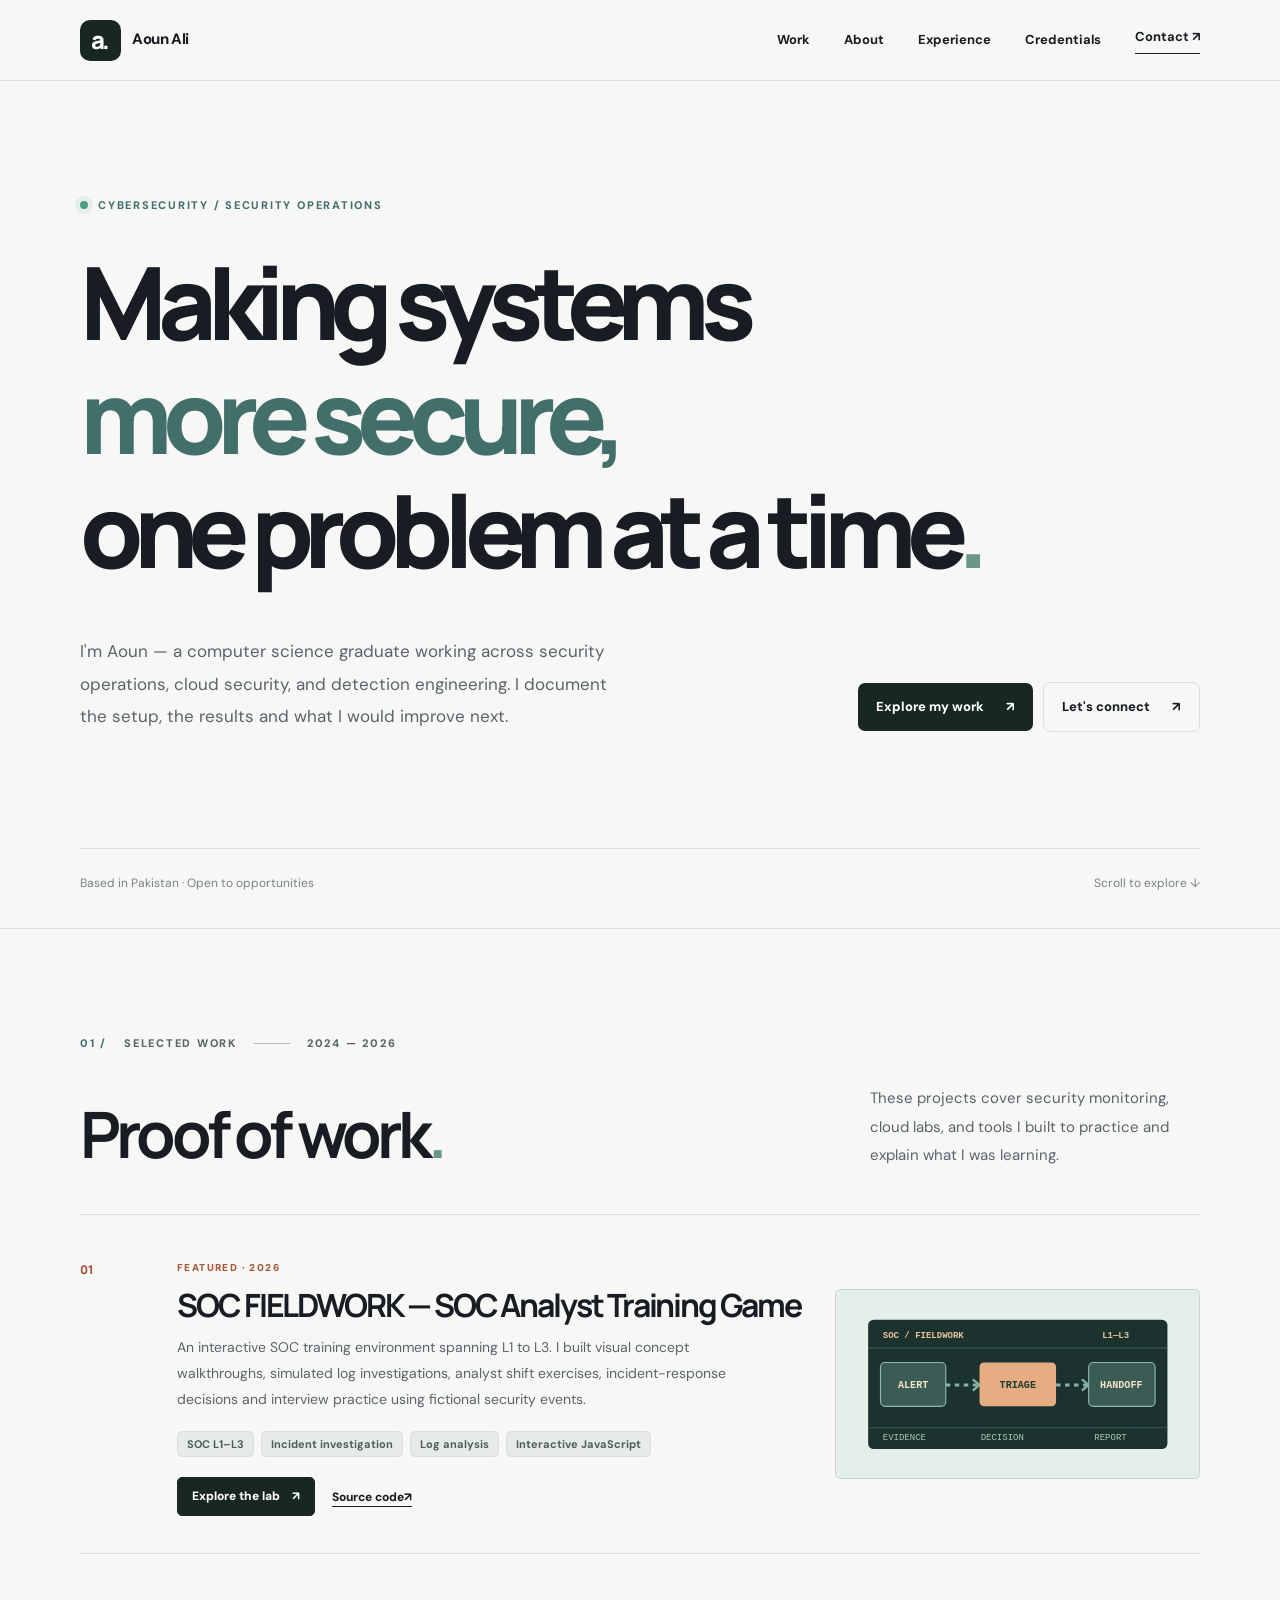
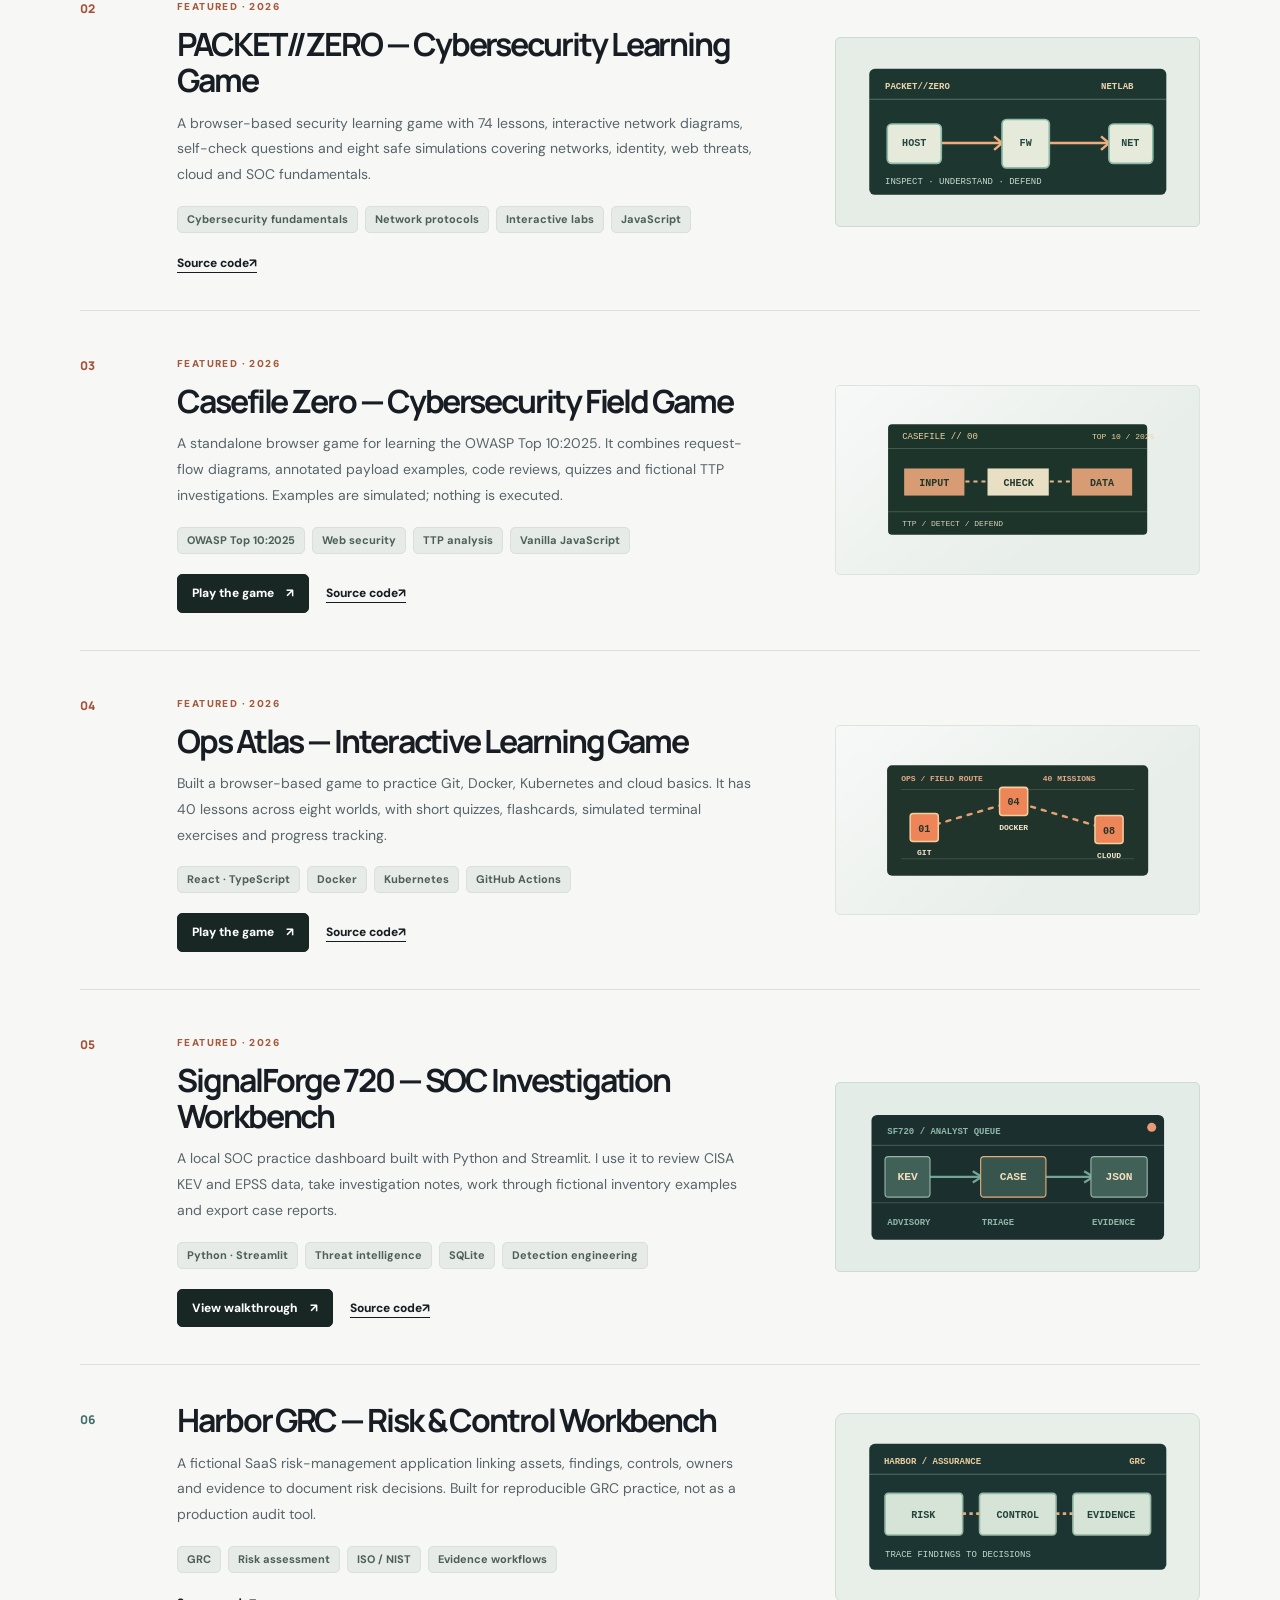
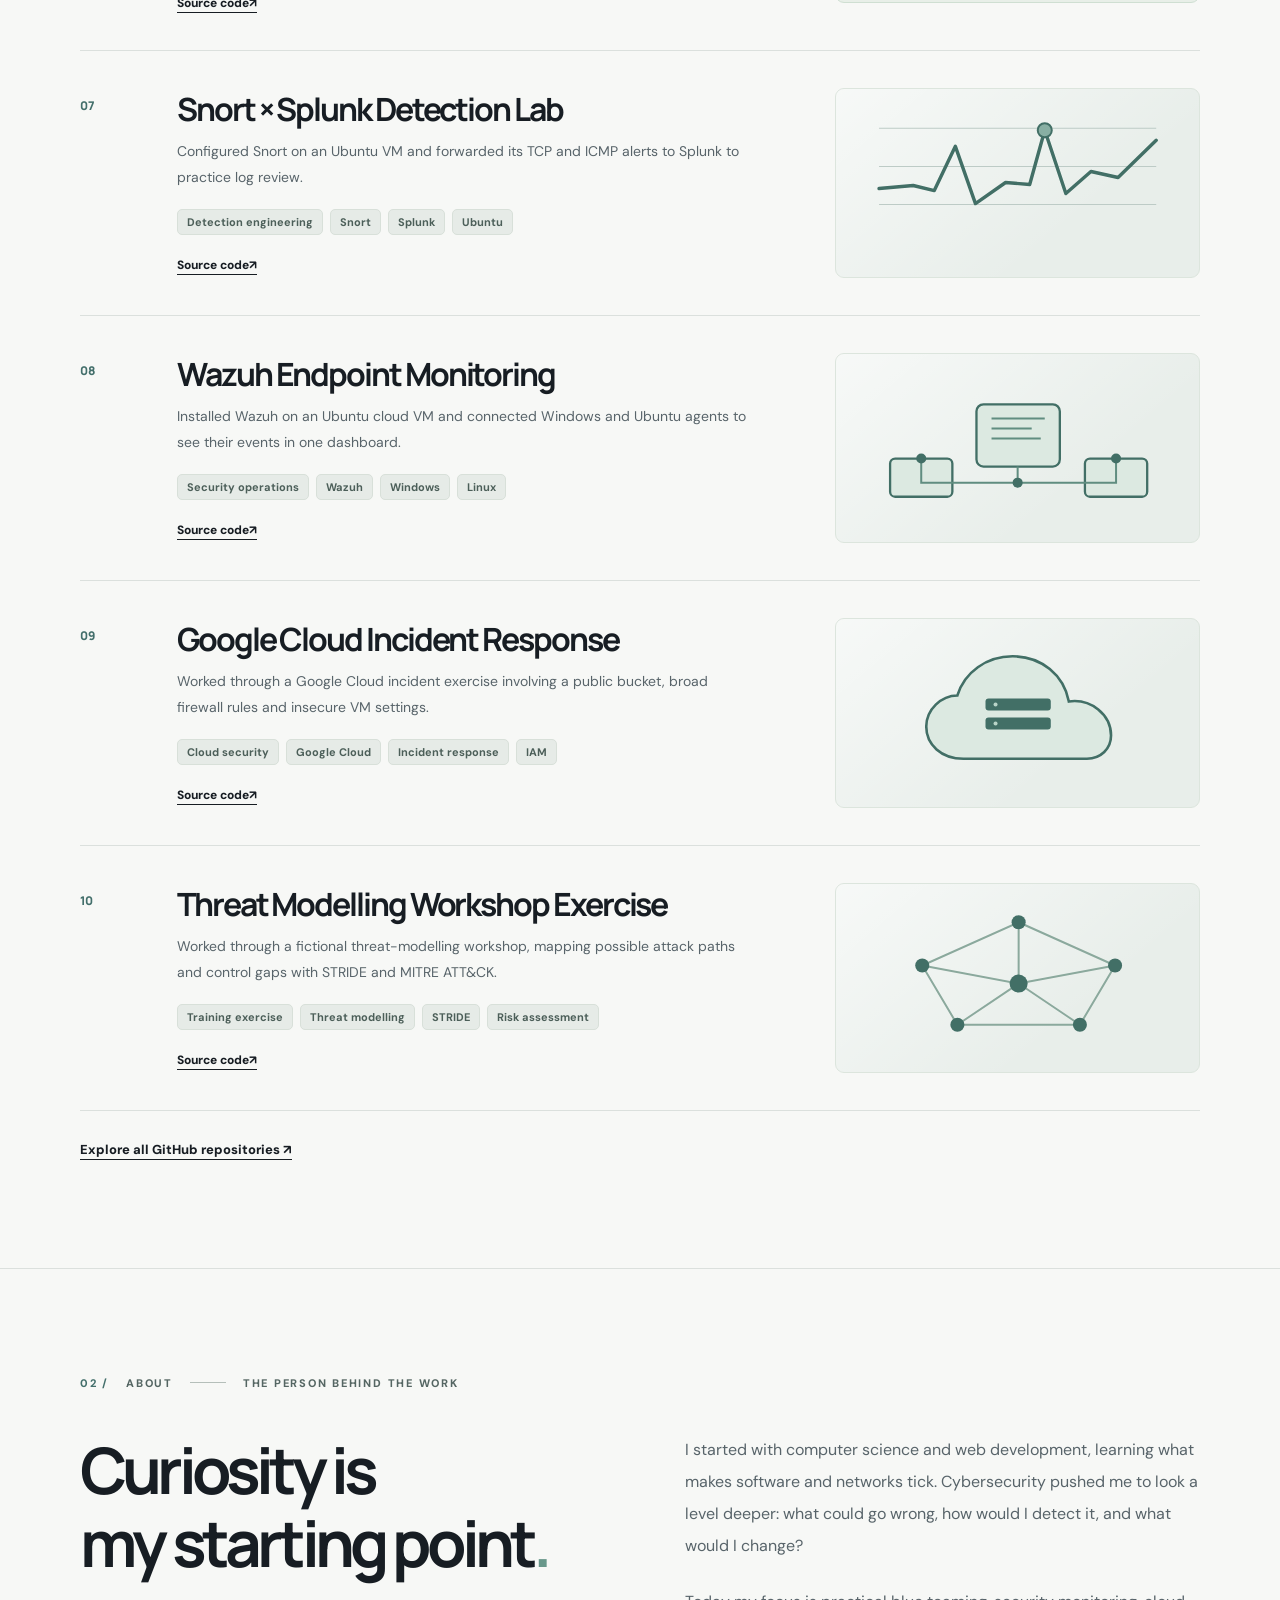
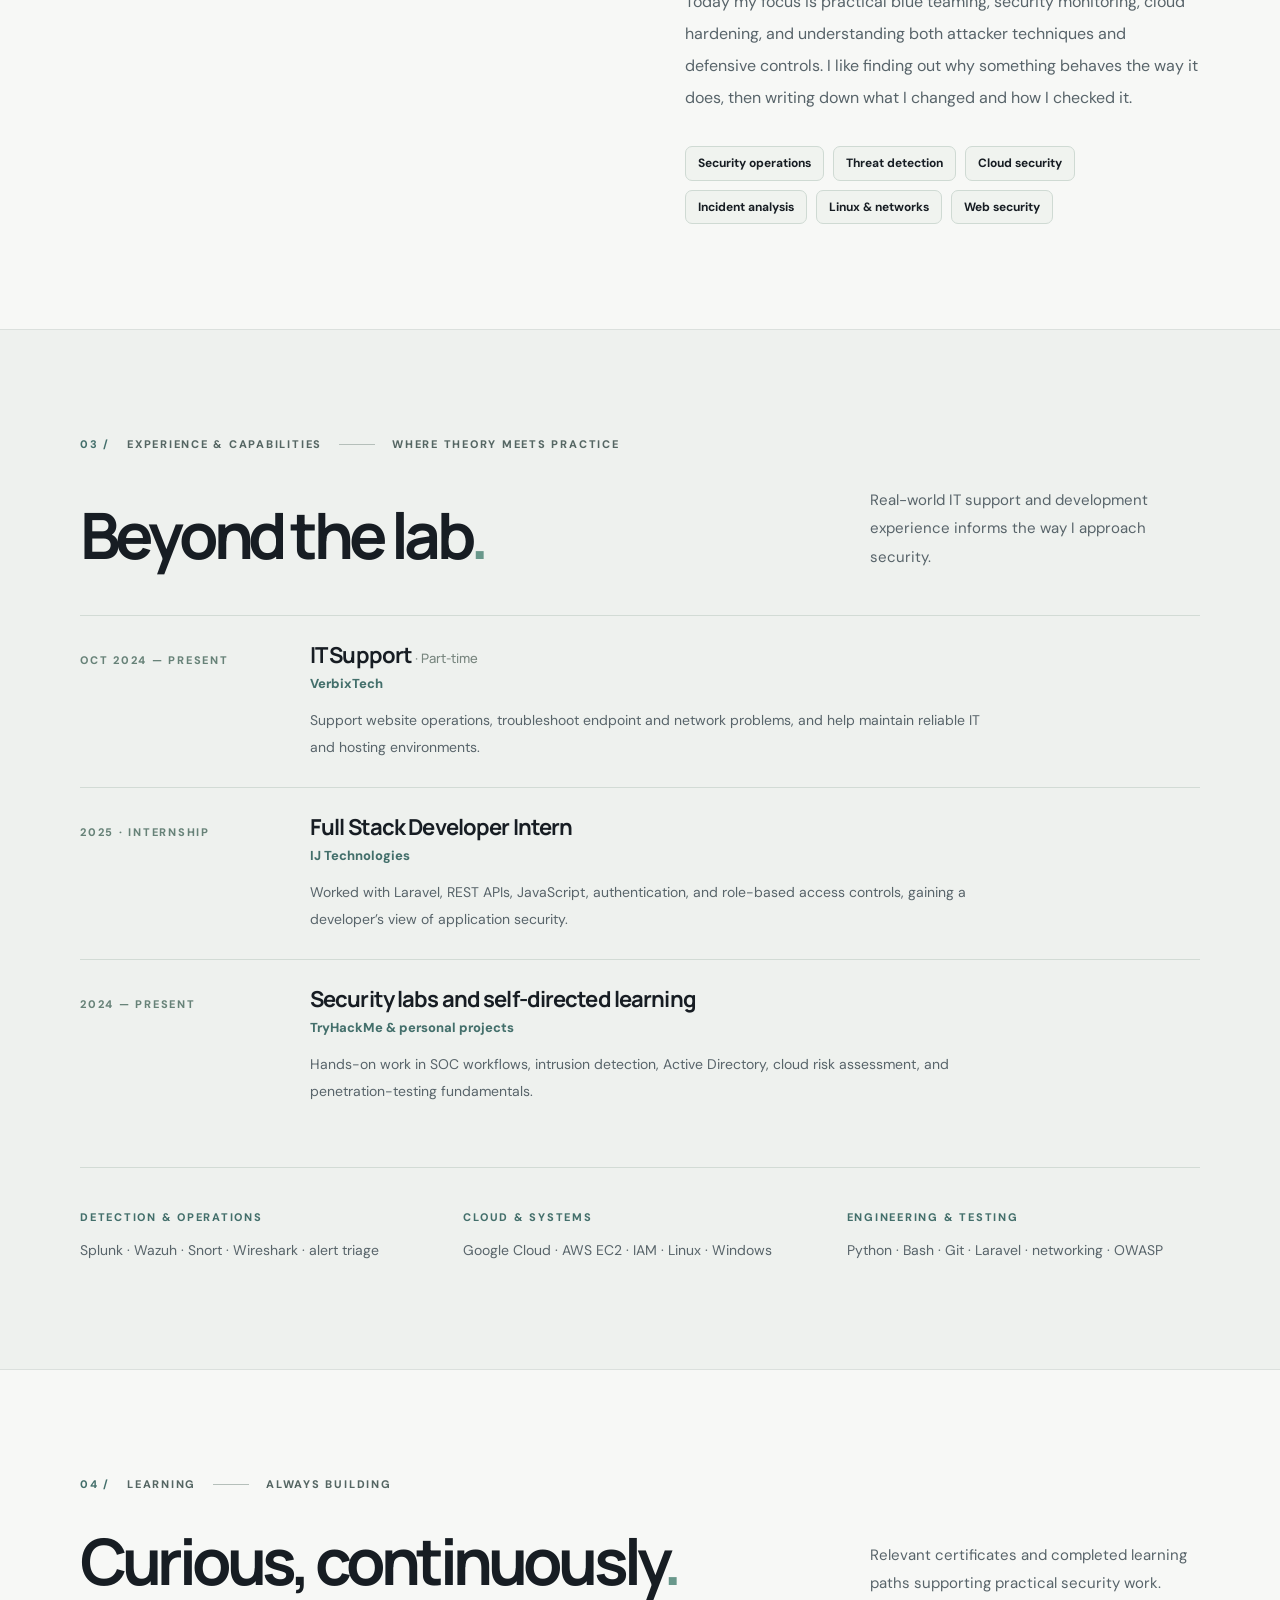
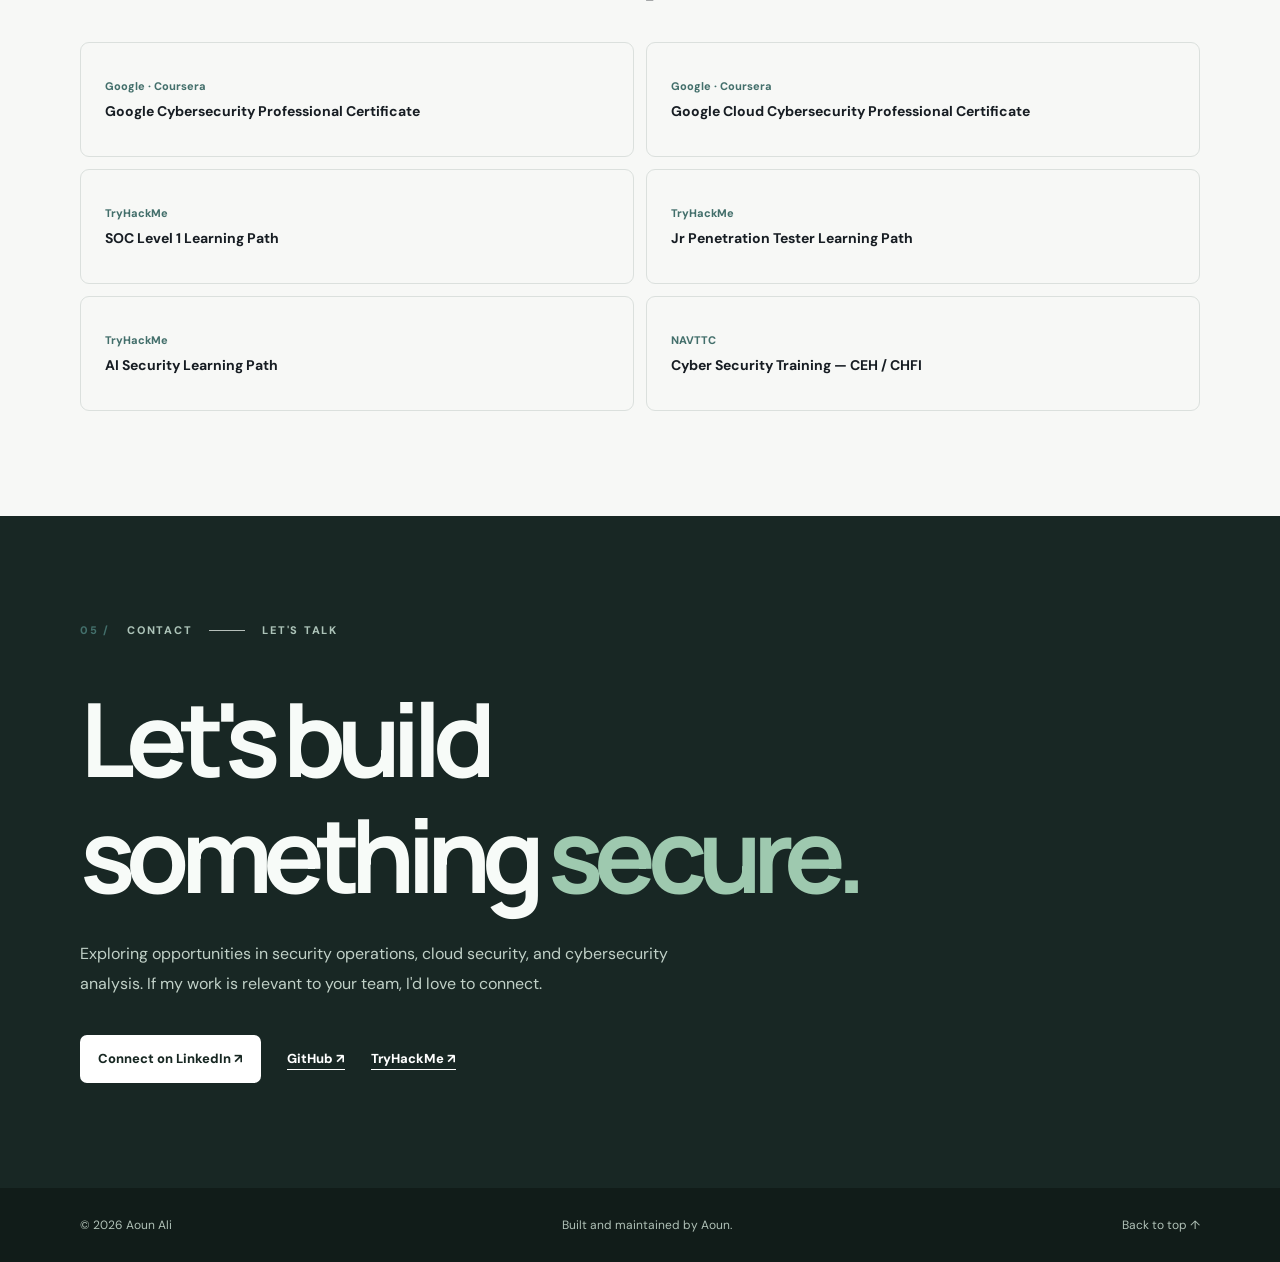
<file: index.html>
<!doctype html>
<html lang="en">
<head>
<meta charset="UTF-8"><meta name="viewport" content="width=device-width,initial-scale=1">
<meta name="theme-color" content="#f7f8f6"><meta name="description" content="Aoun Ali — cybersecurity portfolio with interactive SOC training, security monitoring labs, cloud security projects and engineering work.">
<meta property="og:title" content="Aoun Ali — Cybersecurity & Security Operations"><meta property="og:description" content="Explore SOC FIELDWORK, hands-on security operations projects, cybersecurity learning games and cloud engineering labs."><meta property="og:type" content="website">
<meta property="og:url" content="https://aounali720.github.io/Pain.github.io/">
<title>Aoun Ali — Security engineer in progress</title>
<link rel="icon" href="favicon.svg" type="image/svg+xml">
<link rel="preconnect" href="https://fonts.googleapis.com"><link rel="preconnect" href="https://fonts.gstatic.com" crossorigin>
<link href="https://fonts.googleapis.com/css2?family=DM+Sans:wght@400;500;600;700&family=Manrope:wght@400;500;600;700;800&display=swap" rel="stylesheet">
<link rel="stylesheet" href="styles.css"><script src="main.js?v=20261030-projects" defer></script>
</head>
<body>
<a class="skip" href="#main">Skip to content</a>
<header class="header"><div class="wrap nav-wrap"><a class="wordmark" href="#top" aria-label="Aoun Ali — home"><span class="brand-icon">a.</span><span>Aoun Ali</span></a>
<nav class="nav" id="nav" aria-label="Primary navigation"><a href="#work">Work</a><a href="#about">About</a><a href="#experience">Experience</a><a href="#credentials">Credentials</a><a href="#contact" class="nav-contact">Contact <span aria-hidden="true">↗</span></a></nav>
<button class="menu-button" type="button" aria-controls="nav" aria-expanded="false" aria-label="Open navigation"><span></span><span></span><span></span></button></div></header>
<main id="main">
<section class="hero wrap" id="top"><div class="eyebrow"><span class="status-dot"></span> CYBERSECURITY / SECURITY OPERATIONS</div><h1>Making systems<br><span>more secure,</span><br>one problem at a time<span class="period">.</span></h1>
<div class="hero-bottom"><p>I'm Aoun — a computer science graduate working across security operations, cloud security, and detection engineering. I document the setup, the results and what I would improve next.</p>
<div class="hero-actions"><a class="button dark" href="#work">Explore my work <span aria-hidden="true">↗</span></a><a class="button subtle" href="https://www.linkedin.com/in/mohammad-aoun-abbas/" target="_blank" rel="noopener noreferrer">Let's connect <span aria-hidden="true">↗</span></a></div></div>
<div class="hero-foot"><span>Based in Pakistan · Open to opportunities</span><span>Scroll to explore <span aria-hidden="true">↓</span></span></div></section>
<section class="section work-section" id="work"><div class="wrap"><div class="section-kicker"><span class="section-num">01 /</span> SELECTED WORK <span class="section-rule"></span> <span>2024 — 2026</span></div><div class="section-header"><h2>Proof of work<span class="period">.</span></h2><p>These projects cover security monitoring, cloud labs, and tools I built to practice and explain what I was learning.</p></div><div id="projects" class="projects" aria-label="Featured cybersecurity and engineering projects">
  <article class="project project-featured">
    <span class="project-number">01</span>
    <div class="project-info">
      <span class="featured-label">FEATURED · 2026</span>
      <h3 class="project-title">SOC FIELDWORK — SOC Analyst Training Game</h3>
      <p class="project-description">An interactive SOC training environment spanning L1 to L3. I built visual concept walkthroughs, simulated log investigations, analyst shift exercises, incident-response decisions and interview practice using fictional security events.</p>
      <div class="tag-row"><span class="tag">SOC L1–L3</span><span class="tag">Incident investigation</span><span class="tag">Log analysis</span><span class="tag">Interactive JavaScript</span></div>
      <div class="project-actions">
        <a class="project-demo" href="https://aounali720.github.io/soc-fieldwork/" target="_blank" rel="noopener noreferrer" aria-label="Explore the lab for SOC FIELDWORK — SOC Analyst Training Game">Explore the lab <span aria-hidden="true">↗</span></a>
        <a class="project-open" href="https://github.com/aounali720/soc-fieldwork" target="_blank" rel="noopener noreferrer" aria-label="View GitHub source for SOC FIELDWORK — SOC Analyst Training Game">Source code <span aria-hidden="true">↗</span></a>
      </div>
    </div>
    <div class="project-art project-art--socfieldwork" role="img" aria-label="Technical illustration for SOC FIELDWORK — SOC Analyst Training Game">
      <svg viewBox="0 0 300 145" fill="none" xmlns="http://www.w3.org/2000/svg" aria-hidden="true"><rect x="17" y="15" width="266" height="115" rx="5" fill="#1c322e"/><path d="M17 40H283M17 111H283" stroke="#76998b" stroke-opacity=".36"/><g fill="#e6c49f" font-family="monospace" font-weight="700" font-size="8"><text x="30" y="31">SOC / FIELDWORK</text><text x="225" y="31">L1—L3</text></g><path d="M86 73H116M184 73H213" stroke="#83b4a5" stroke-width="2.5" stroke-dasharray="4 4"/><path d="m110 68 6 5-6 5M207 68l6 5-6 5" stroke="#83b4a5" stroke-width="2" fill="none"/><rect x="28" y="53" width="58" height="39" rx="4" fill="#3a5c54" stroke="#90baaa"/><rect x="116" y="53" width="68" height="39" rx="4" fill="#e6ad83"/><rect x="213" y="53" width="59" height="39" rx="4" fill="#3a5c54" stroke="#90baaa"/><g font-family="monospace" font-weight="700" font-size="9" text-anchor="middle"><text x="57" y="76" fill="#f4e3c9">ALERT</text><text x="150" y="76" fill="#203b32">TRIAGE</text><text x="242" y="76" fill="#f4e3c9">HANDOFF</text></g><g font-family="monospace" font-size="8" fill="#abc6b7"><text x="30" y="122">EVIDENCE</text><text x="117" y="122">DECISION</text><text x="218" y="122">REPORT</text></g></svg>
    </div>
  </article>
  <article class="project project-featured">
    <span class="project-number">02</span>
    <div class="project-info">
      <span class="featured-label">FEATURED · 2026</span>
      <h3 class="project-title">PACKET//ZERO — Cybersecurity Learning Game</h3>
      <p class="project-description">A browser-based security learning game with 74 lessons, interactive network diagrams, self-check questions and eight safe simulations covering networks, identity, web threats, cloud and SOC fundamentals.</p>
      <div class="tag-row"><span class="tag">Cybersecurity fundamentals</span><span class="tag">Network protocols</span><span class="tag">Interactive labs</span><span class="tag">JavaScript</span></div>
      <div class="project-actions">
        
        <a class="project-open" href="https://github.com/aounali720/packet-zero" target="_blank" rel="noopener noreferrer" aria-label="View GitHub source for PACKET//ZERO — Cybersecurity Learning Game">Source code <span aria-hidden="true">↗</span></a>
      </div>
    </div>
    <div class="project-art project-art--packetzero" role="img" aria-label="Technical illustration for PACKET//ZERO — Cybersecurity Learning Game">
      <svg viewBox="0 0 300 145" fill="none" xmlns="http://www.w3.org/2000/svg" aria-hidden="true"><rect x="18" y="16" width="264" height="112" rx="5" fill="#1e3630"/><g font-family="monospace" font-size="8" font-weight="700" fill="#ead5ad"><text x="32" y="34">PACKET//ZERO</text><text x="224" y="34">NETLAB</text></g><path d="M18 43H282" stroke="#91baaa" stroke-opacity=".45"/><g stroke="#efad7e" stroke-width="2.2" fill="none"><path d="M66 82H136M168 82H231"/><path d="m129 76 7 6-7 6M224 76l7 6-7 6"/></g><g fill="#e5eadb" stroke="#8cbaa7" stroke-width="1.5"><rect x="34" y="65" width="48" height="35" rx="4"/><rect x="136" y="61" width="42" height="43" rx="4"/><rect x="231" y="65" width="39" height="35" rx="4"/></g><g font-family="monospace" font-size="9" fill="#25463e" font-weight="700" text-anchor="middle"><text x="58" y="85">HOST</text><text x="157" y="85">FW</text><text x="250" y="85">NET</text></g><text x="32" y="118" font-family="monospace" font-size="8" fill="#c7dbcd">INSPECT · UNDERSTAND · DEFEND</text></svg>
    </div>
  </article>
  <article class="project project-featured">
    <span class="project-number">03</span>
    <div class="project-info">
      <span class="featured-label">FEATURED · 2026</span>
      <h3 class="project-title">Casefile Zero — Cybersecurity Field Game</h3>
      <p class="project-description">A standalone browser game for learning the OWASP Top 10:2025. It combines request-flow diagrams, annotated payload examples, code reviews, quizzes and fictional TTP investigations. Examples are simulated; nothing is executed.</p>
      <div class="tag-row"><span class="tag">OWASP Top 10:2025</span><span class="tag">Web security</span><span class="tag">TTP analysis</span><span class="tag">Vanilla JavaScript</span></div>
      <div class="project-actions">
        <a class="project-demo" href="https://aounali720.github.io/Pain.github.io/casefile-zero/" target="_blank" rel="noopener noreferrer" aria-label="Play the game for Casefile Zero — Cybersecurity Field Game">Play the game <span aria-hidden="true">↗</span></a>
        <a class="project-open" href="https://github.com/aounali720/Pain.github.io/tree/main/casefile-zero" target="_blank" rel="noopener noreferrer" aria-label="View GitHub source for Casefile Zero — Cybersecurity Field Game">Source code <span aria-hidden="true">↗</span></a>
      </div>
    </div>
    <div class="project-art project-art--casefile" role="img" aria-label="Technical illustration for Casefile Zero — Cybersecurity Field Game">
      <svg viewBox="0 0 300 145" fill="none" xmlns="http://www.w3.org/2000/svg" aria-hidden="true"><rect x="21" y="17" width="258" height="110" rx="4" fill="#1d342a"/><path d="M21 41H279M21 104H279" stroke="#94aa93" stroke-opacity=".32"/><g font-family="monospace" fill="#edd2a1"><text x="35" y="32" font-size="9">CASEFILE // 00</text><text x="224" y="32" font-size="8">TOP 10 / 2025</text></g><rect x="37" y="61" width="60" height="27" fill="#d79c73"/><rect x="120" y="61" width="61" height="27" fill="#e9dfc4"/><rect x="204" y="61" width="60" height="27" fill="#d79c73"/><g fill="#23382d" font-family="monospace" font-size="10" text-anchor="middle" font-weight="bold"><text x="67" y="78">INPUT</text><text x="151" y="78">CHECK</text><text x="234" y="78">DATA</text></g><path d="M98 74H119M182 74H203" stroke="#e7b58a" stroke-width="2" stroke-dasharray="4 4"/><g fill="#d5cfb8" font-family="monospace" font-size="8"><text x="35" y="118">TTP / DETECT / DEFEND</text></g></svg>
    </div>
  </article>
  <article class="project project-featured">
    <span class="project-number">04</span>
    <div class="project-info">
      <span class="featured-label">FEATURED · 2026</span>
      <h3 class="project-title">Ops Atlas — Interactive Learning Game</h3>
      <p class="project-description">Built a browser-based game to practice Git, Docker, Kubernetes and cloud basics. It has 40 lessons across eight worlds, with short quizzes, flashcards, simulated terminal exercises and progress tracking.</p>
      <div class="tag-row"><span class="tag">React · TypeScript</span><span class="tag">Docker</span><span class="tag">Kubernetes</span><span class="tag">GitHub Actions</span></div>
      <div class="project-actions">
        <a class="project-demo" href="https://aounali720.github.io/ops-atlas/" target="_blank" rel="noopener noreferrer" aria-label="Play the game for Ops Atlas — Interactive Learning Game">Play the game <span aria-hidden="true">↗</span></a>
        <a class="project-open" href="https://github.com/aounali720/ops-atlas" target="_blank" rel="noopener noreferrer" aria-label="View GitHub source for Ops Atlas — Interactive Learning Game">Source code <span aria-hidden="true">↗</span></a>
      </div>
    </div>
    <div class="project-art project-art--opsatlas" role="img" aria-label="Technical illustration for Ops Atlas — Interactive Learning Game">
      <svg viewBox="0 0 300 145" fill="none" xmlns="http://www.w3.org/2000/svg" aria-hidden="true"><rect x="20" y="18" width="260" height="110" rx="5" fill="#20342b"/><path d="M34 42H266M34 111H266" stroke="#789587" stroke-opacity=".3"/><path d="M58 80 146 54 241 82" fill="none" stroke="#e4a076" stroke-width="2.4" stroke-dasharray="4 7" stroke-linecap="round"/><g fill="#ed8559" stroke="#f3cf9e" stroke-width="1.5"><rect x="43" y="66" width="28" height="28" rx="3"/><rect x="132" y="40" width="28" height="28" rx="3"/><rect x="227" y="68" width="28" height="28" rx="3"/></g><g fill="#20342b" font-family="monospace" font-size="10" font-weight="700" text-anchor="middle"><text x="57" y="84">01</text><text x="146" y="58">04</text><text x="241" y="86">08</text></g><g fill="#f4e7cf" font-family="monospace" font-size="8" font-weight="700" text-anchor="middle"><text x="57" y="107">GIT</text><text x="146" y="82">DOCKER</text><text x="241" y="110">CLOUD</text></g><g fill="#e6aa87" font-family="monospace" font-size="8" font-weight="700"><text x="34" y="34">OPS / FIELD ROUTE</text><text x="175" y="34">40 MISSIONS</text></g></svg>
    </div>
  </article>
  <article class="project project-featured">
    <span class="project-number">05</span>
    <div class="project-info">
      <span class="featured-label">FEATURED · 2026</span>
      <h3 class="project-title">SignalForge 720 — SOC Investigation Workbench</h3>
      <p class="project-description">A local SOC practice dashboard built with Python and Streamlit. I use it to review CISA KEV and EPSS data, take investigation notes, work through fictional inventory examples and export case reports.</p>
      <div class="tag-row"><span class="tag">Python · Streamlit</span><span class="tag">Threat intelligence</span><span class="tag">SQLite</span><span class="tag">Detection engineering</span></div>
      <div class="project-actions">
        <a class="project-demo" href="https://github.com/aounali720/signalforge-720/blob/main/docs/demo-walkthrough.md" target="_blank" rel="noopener noreferrer" aria-label="View walkthrough for SignalForge 720 — SOC Investigation Workbench">View walkthrough <span aria-hidden="true">↗</span></a>
        <a class="project-open" href="https://github.com/aounali720/signalforge-720" target="_blank" rel="noopener noreferrer" aria-label="View GitHub source for SignalForge 720 — SOC Investigation Workbench">Source code <span aria-hidden="true">↗</span></a>
      </div>
    </div>
    <div class="project-art project-art--signalforge" role="img" aria-label="Technical illustration for SignalForge 720 — SOC Investigation Workbench">
      <svg viewBox="0 0 300 145" fill="none" xmlns="http://www.w3.org/2000/svg" aria-hidden="true"><rect x="20" y="17" width="260" height="111" rx="5" fill="#1b302e"/><path d="M20 44H280M20 95H280" stroke="#789a91" stroke-opacity=".35"/><g fill="#8eb5a8" font-family="monospace" font-size="8" font-weight="700"><text x="34" y="34">SF720 / ANALYST QUEUE</text><text x="34" y="115">ADVISORY</text><text x="118" y="115">TRIAGE</text><text x="216" y="115">EVIDENCE</text></g><g stroke="#72a594" stroke-width="2" fill="none"><path d="M49 72H118M146 72H217"/><path d="m110 67 8 5-8 5M209 67l8 5-8 5"/></g><rect x="32" y="54" width="40" height="36" rx="3" fill="#416158" stroke="#95b6a5"/><rect x="117" y="54" width="58" height="36" rx="3" fill="#37554c" stroke="#e6ad7c"/><rect x="215" y="54" width="50" height="36" rx="3" fill="#416158" stroke="#95b6a5"/><g fill="#efdebd" font-family="monospace" font-weight="700" font-size="10" text-anchor="middle"><text x="52" y="75">KEV</text><text x="146" y="75">CASE</text><text x="240" y="75">JSON</text></g><circle cx="269" cy="28" r="4" fill="#e99a72"/></svg>
    </div>
  </article>
  <article class="project ">
    <span class="project-number">06</span>
    <div class="project-info">
      
      <h3 class="project-title">Harbor GRC — Risk &amp; Control Workbench</h3>
      <p class="project-description">A fictional SaaS risk-management application linking assets, findings, controls, owners and evidence to document risk decisions. Built for reproducible GRC practice, not as a production audit tool.</p>
      <div class="tag-row"><span class="tag">GRC</span><span class="tag">Risk assessment</span><span class="tag">ISO / NIST</span><span class="tag">Evidence workflows</span></div>
      <div class="project-actions">
        
        <a class="project-open" href="https://github.com/aounali720/harbor-grc" target="_blank" rel="noopener noreferrer" aria-label="View GitHub source for Harbor GRC — Risk &amp; Control Workbench">Source code <span aria-hidden="true">↗</span></a>
      </div>
    </div>
    <div class="project-art project-art--harborgrc" role="img" aria-label="Technical illustration for Harbor GRC — Risk &amp; Control Workbench">
      <svg viewBox="0 0 300 145" fill="none" xmlns="http://www.w3.org/2000/svg" aria-hidden="true"><rect x="18" y="16" width="264" height="112" rx="5" fill="#1d3532"/><g font-family="monospace" font-weight="700" font-size="8" fill="#e8cc9e"><text x="31" y="34">HARBOR / ASSURANCE</text><text x="249" y="34">GRC</text></g><path d="M18 43H282" stroke="#90b5a5" stroke-opacity=".45"/><g fill="#d6e4d8" stroke="#94b6a4" stroke-width="1.4"><rect x="32" y="60" width="69" height="37" rx="3"/><rect x="116" y="60" width="68" height="37" rx="3"/><rect x="199" y="60" width="69" height="37" rx="3"/></g><g fill="#254339" font-family="monospace" font-weight="700" font-size="9" text-anchor="middle"><text x="66" y="82">RISK</text><text x="150" y="82">CONTROL</text><text x="233" y="82">EVIDENCE</text></g><path d="M101 78H116M184 78H199" stroke="#e6ab7a" stroke-width="2.5" stroke-dasharray="3 3"/><text x="32" y="117" font-family="monospace" font-size="8" fill="#c1d9cb">TRACE FINDINGS TO DECISIONS</text></svg>
    </div>
  </article>
  <article class="project ">
    <span class="project-number">07</span>
    <div class="project-info">
      
      <h3 class="project-title">Snort × Splunk Detection Lab</h3>
      <p class="project-description">Configured Snort on an Ubuntu VM and forwarded its TCP and ICMP alerts to Splunk to practice log review.</p>
      <div class="tag-row"><span class="tag">Detection engineering</span><span class="tag">Snort</span><span class="tag">Splunk</span><span class="tag">Ubuntu</span></div>
      <div class="project-actions">
        
        <a class="project-open" href="https://github.com/aounali720/snort-project" target="_blank" rel="noopener noreferrer" aria-label="View GitHub source for Snort × Splunk Detection Lab">Source code <span aria-hidden="true">↗</span></a>
      </div>
    </div>
    <div class="project-art project-art--detection" role="img" aria-label="Technical illustration for Snort × Splunk Detection Lab">
      <svg viewBox="0 0 300 145" fill="none" xmlns="http://www.w3.org/2000/svg" aria-hidden="true"><path d="M12 94H288M12 56H288M12 18H288" stroke="#bdcbc6" stroke-width="1"/><polyline points="12,78 46,75 67,80 88,36 108,93 138,72 162,74 177,20 198,83 223,61 250,67 288,30" fill="none" stroke="#426f66" stroke-width="3.4" stroke-linecap="round" stroke-linejoin="round"/><circle cx="177" cy="20" r="7" fill="#88afa3" stroke="#426f66" stroke-width="2"/></svg>
    </div>
  </article>
  <article class="project ">
    <span class="project-number">08</span>
    <div class="project-info">
      
      <h3 class="project-title">Wazuh Endpoint Monitoring</h3>
      <p class="project-description">Installed Wazuh on an Ubuntu cloud VM and connected Windows and Ubuntu agents to see their events in one dashboard.</p>
      <div class="tag-row"><span class="tag">Security operations</span><span class="tag">Wazuh</span><span class="tag">Windows</span><span class="tag">Linux</span></div>
      <div class="project-actions">
        
        <a class="project-open" href="https://github.com/aounali720/Wazuh-Project" target="_blank" rel="noopener noreferrer" aria-label="View GitHub source for Wazuh Endpoint Monitoring">Source code <span aria-hidden="true">↗</span></a>
      </div>
    </div>
    <div class="project-art project-art--endpoints" role="img" aria-label="Technical illustration for Wazuh Endpoint Monitoring">
      <svg viewBox="0 0 300 145" fill="none" xmlns="http://www.w3.org/2000/svg" aria-hidden="true"><g fill="#dce9e1" stroke="#426f66" stroke-width="2.3"><rect x="109" y="29" width="83" height="62" rx="7"/><rect x="23" y="83" width="62" height="38" rx="5"/><rect x="217" y="83" width="62" height="38" rx="5"/></g><g stroke="#608d80" stroke-width="2" fill="none"><path d="M150 91V107H54V83M150 107H248V83"/><path d="M124 43h53M124 53h40M124 63h49"/></g><g fill="#426f66"><circle cx="54" cy="83" r="5"/><circle cx="248" cy="83" r="5"/><circle cx="150" cy="107" r="5"/></g></svg>
    </div>
  </article>
  <article class="project ">
    <span class="project-number">09</span>
    <div class="project-info">
      
      <h3 class="project-title">Google Cloud Incident Response</h3>
      <p class="project-description">Worked through a Google Cloud incident exercise involving a public bucket, broad firewall rules and insecure VM settings.</p>
      <div class="tag-row"><span class="tag">Cloud security</span><span class="tag">Google Cloud</span><span class="tag">Incident response</span><span class="tag">IAM</span></div>
      <div class="project-actions">
        
        <a class="project-open" href="https://github.com/aounali720/Google-Cloud-Cybersecurity-Project" target="_blank" rel="noopener noreferrer" aria-label="View GitHub source for Google Cloud Incident Response">Source code <span aria-hidden="true">↗</span></a>
      </div>
    </div>
    <div class="project-art project-art--cloud" role="img" aria-label="Technical illustration for Google Cloud Incident Response">
      <svg viewBox="0 0 300 145" fill="none" xmlns="http://www.w3.org/2000/svg" aria-hidden="true"><g stroke="#426f66" stroke-width="2.6" fill="#dce9e1"><path d="M91 97c-22 0-37-14-37-32 0-17 15-31 31-31 7-23 29-39 55-39 29 0 51 19 56 45 22-3 42 13 42 34 0 13-10 23-24 23z" transform="translate(5 21)"/></g><g fill="#426f66"><rect x="118" y="58" width="65" height="12" rx="3"/><rect x="118" y="77" width="65" height="12" rx="3"/></g><g fill="#b9d4c8"><circle cx="128" cy="64" r="2"/><circle cx="128" cy="83" r="2"/></g></svg>
    </div>
  </article>
  <article class="project ">
    <span class="project-number">10</span>
    <div class="project-info">
      
      <h3 class="project-title">Threat Modelling Workshop Exercise</h3>
      <p class="project-description">Worked through a fictional threat-modelling workshop, mapping possible attack paths and control gaps with STRIDE and MITRE ATT&amp;CK.</p>
      <div class="tag-row"><span class="tag">Training exercise</span><span class="tag">Threat modelling</span><span class="tag">STRIDE</span><span class="tag">Risk assessment</span></div>
      <div class="project-actions">
        
        <a class="project-open" href="https://github.com/aounali720/Threat-Modelling-DevSecOps-Project" target="_blank" rel="noopener noreferrer" aria-label="View GitHub source for Threat Modelling Workshop Exercise">Source code <span aria-hidden="true">↗</span></a>
      </div>
    </div>
    <div class="project-art project-art--threat" role="img" aria-label="Technical illustration for Threat Modelling Workshop Exercise">
      <svg viewBox="0 0 300 145" fill="none" xmlns="http://www.w3.org/2000/svg" aria-hidden="true"><g stroke="#8ba99d" stroke-width="2" fill="none"><path d="M151 17L247 60L212 119L90 119L55 60Z"/><path d="M151 17V78M247 60L151 78L55 60M151 78L212 119M151 78L90 119"/></g><g fill="#426f66"><circle cx="151" cy="17" r="7"/><circle cx="247" cy="60" r="7"/><circle cx="212" cy="119" r="7"/><circle cx="90" cy="119" r="7"/><circle cx="55" cy="60" r="7"/><circle cx="151" cy="78" r="9"/></g></svg>
    </div>
  </article>
</div><a class="text-link" href="https://github.com/aounali720?tab=repositories" target="_blank" rel="noopener noreferrer">Explore all GitHub repositories <span aria-hidden="true">↗</span></a></div></section>
<section class="section" id="about"><div class="wrap"><div class="section-kicker"><span class="section-num">02 /</span> ABOUT <span class="section-rule"></span> THE PERSON BEHIND THE WORK</div><div class="about-grid"><div><h2>Curiosity is<br>my starting point<span class="period">.</span></h2></div><div class="prose"><p>I started with computer science and web development, learning what makes software and networks tick. Cybersecurity pushed me to look a level deeper: what could go wrong, how would I detect it, and what would I change?</p><p>Today my focus is practical blue teaming, security monitoring, cloud hardening, and understanding both attacker techniques and defensive controls. I like finding out why something behaves the way it does, then writing down what I changed and how I checked it.</p><div class="chips"><span>Security operations</span><span>Threat detection</span><span>Cloud security</span><span>Incident analysis</span><span>Linux &amp; networks</span><span>Web security</span></div></div></div></div></section>
<section class="section tinted" id="experience"><div class="wrap"><div class="section-kicker"><span class="section-num">03 /</span> EXPERIENCE &amp; CAPABILITIES <span class="section-rule"></span> WHERE THEORY MEETS PRACTICE</div><div class="section-header"><h2>Beyond the lab<span class="period">.</span></h2><p>Real-world IT support and development experience informs the way I approach security.</p></div><div class="resume"><article><div class="resume-date">OCT 2024 — PRESENT</div><div><h3>IT Support <span class="qualification">· Part-time</span></h3><p class="company">VerbixTech</p><p>Support website operations, troubleshoot endpoint and network problems, and help maintain reliable IT and hosting environments.</p></div></article><article><div class="resume-date">2025 · INTERNSHIP</div><div><h3>Full Stack Developer Intern</h3><p class="company">IJ Technologies</p><p>Worked with Laravel, REST APIs, JavaScript, authentication, and role-based access controls, gaining a developer’s view of application security.</p></div></article><article><div class="resume-date">2024 — PRESENT</div><div><h3>Security labs and self-directed learning</h3><p class="company">TryHackMe &amp; personal projects</p><p>Hands-on work in SOC workflows, intrusion detection, Active Directory, cloud risk assessment, and penetration-testing fundamentals.</p></div></article></div>
<div class="toolkit"><div><span class="mini-label">DETECTION &amp; OPERATIONS</span><p>Splunk · Wazuh · Snort · Wireshark · alert triage</p></div><div><span class="mini-label">CLOUD &amp; SYSTEMS</span><p>Google Cloud · AWS EC2 · IAM · Linux · Windows</p></div><div><span class="mini-label">ENGINEERING &amp; TESTING</span><p>Python · Bash · Git · Laravel · networking · OWASP</p></div></div></div></section>
<section class="section" id="credentials"><div class="wrap"><div class="section-kicker"><span class="section-num">04 /</span> LEARNING <span class="section-rule"></span> ALWAYS BUILDING</div><div class="section-header"><h2>Curious, continuously<span class="period">.</span></h2><p>Relevant certificates and completed learning paths supporting practical security work.</p></div><div class="credentials" id="cert-list">
<div><span>Google · Coursera</span><strong>Google Cybersecurity Professional Certificate</strong></div>
<div><span>Google · Coursera</span><strong>Google Cloud Cybersecurity Professional Certificate</strong></div>
<div><span>TryHackMe</span><strong>SOC Level 1 Learning Path</strong></div>
<div><span>TryHackMe</span><strong>Jr Penetration Tester Learning Path</strong></div>
<div><span>TryHackMe</span><strong>AI Security Learning Path</strong></div>
<div><span>NAVTTC</span><strong>Cyber Security Training — CEH / CHFI</strong></div></div></div></section>
<section class="contact-section" id="contact"><div class="wrap"><div class="section-kicker"><span class="section-num">05 /</span> CONTACT <span class="section-rule"></span> LET'S TALK</div><h2>Let's build<br>something <em>secure.</em></h2><p>Exploring opportunities in security operations, cloud security, and cybersecurity analysis. If my work is relevant to your team, I'd love to connect.</p><div class="contact-actions"><a class="button white" href="https://www.linkedin.com/in/mohammadaounabbas/" target="_blank" rel="noopener noreferrer">Connect on LinkedIn ↗</a><a class="contact-link" href="https://github.com/aounali720" target="_blank" rel="noopener noreferrer">GitHub ↗</a><a class="contact-link" href="https://tryhackme.com/p/Aoun8080" target="_blank" rel="noopener noreferrer">TryHackMe ↗</a></div></div></section></main>
<footer><div class="wrap footer-grid"><span>© <span id="year">2026</span> Aoun Ali</span><span>Built and maintained by Aoun.</span><a href="#top">Back to top ↑</a></div></footer>
</body></html>
</file>
<file: styles.css>
:root{--bg:#f7f8f6;--ink:#171d23;--muted:#58646a;--line:#dbe0dd;--accent:#436f6b;--surface:#eef1ee;--dark:#182724}
*{box-sizing:border-box}html{scroll-behavior:smooth;scroll-padding-top:90px}body{margin:0;background:var(--bg);color:var(--ink);font:16px/1.7 "DM Sans",system-ui,sans-serif;-webkit-font-smoothing:antialiased}a{color:inherit;text-decoration:none}a:focus-visible,button:focus-visible{outline:3px solid #378c78;outline-offset:5px}button{font:inherit}h1,h2,h3,p{margin-top:0}h1,h2,h3{font-family:"Manrope",sans-serif;letter-spacing:-.065em;line-height:1.13}h2{font-size:clamp(2.6rem,5vw,4.5rem);letter-spacing:-.075em}p{color:var(--muted)}.wrap{width:min(1120px,calc(100% - 64px));margin:auto}.skip{position:absolute;left:15px;top:-100px;z-index:10;padding:10px;background:white}.skip:focus{top:10px}
.header{position:sticky;top:0;z-index:30;background:rgba(247,248,246,.94);backdrop-filter:blur(16px);border-bottom:1px solid var(--line)}.nav-wrap{min-height:80px;display:flex;align-items:center;justify-content:space-between}.wordmark{display:flex;align-items:center;gap:11px;font-size:15px;font-weight:800;letter-spacing:-.025em}.brand-icon{font:800 24px "Manrope",sans-serif;line-height:1;background:var(--dark);color:white;border-radius:10px;display:grid;place-items:center;width:41px;height:41px;letter-spacing:-.09em;padding-right:2px}.nav{display:flex;align-items:center;gap:34px;font-size:13px;font-weight:700}.nav a:hover,.text-link:hover,.footer-grid a:hover{color:var(--accent)}.nav-contact{border-bottom:1px solid var(--ink);padding-bottom:4px}.menu-button{display:none}
.hero{padding:115px 0 34px}.eyebrow,.section-kicker,.mini-label,.resume-date{font-size:11px;font-weight:800;letter-spacing:.16em}.eyebrow{display:flex;align-items:center;gap:10px;color:var(--accent)}.status-dot{height:8px;width:8px;background:#4c9f83;border-radius:100%;box-shadow:0 0 0 5px #e4efe9}.hero h1{font-size:clamp(3.4rem,7.9vw,7.65rem);margin:29px 0 49px;font-weight:800;letter-spacing:-.09em}.hero h1 span:not(.period){color:var(--accent)}.period{color:#69988b}.hero-bottom{display:flex;justify-content:space-between;align-items:flex-end;gap:55px}.hero-bottom p{font-size:17px;line-height:1.9;max-width:550px;margin:0}.hero-actions{display:flex;align-items:center;flex-wrap:wrap;gap:10px}.button{display:inline-flex;align-items:center;gap:22px;white-space:nowrap;border-radius:7px;padding:13px 18px;font-size:13px;font-weight:800;transition:transform .2s,background .2s}.button:hover{transform:translateY(-2px)}.dark{background:var(--dark);color:white}.dark:hover{background:#385b50}.subtle{border:1px solid var(--line)}.subtle:hover{background:#ebeeeb}.hero-foot{display:flex;justify-content:space-between;gap:20px;border-top:1px solid var(--line);margin-top:116px;padding-top:24px;font-size:12px;color:#77837f}
.section{padding:105px 0;border-top:1px solid var(--line)}.section-kicker{display:flex;align-items:center;gap:17px;color:#556663;white-space:nowrap}.section-num{color:var(--accent)}.section-rule{height:1px;width:36px;background:#b5bfba}.section-header{display:flex;justify-content:space-between;gap:40px;align-items:end;margin:32px 0 44px}.section-header h2{margin:0}.section-header>p{max-width:330px;margin:0;font-size:15px;line-height:1.9}.projects{border-top:1px solid var(--line)}.project{display:grid;grid-template-columns:72px minmax(0,1fr) 365px;gap:25px;align-items:center;border-bottom:1px solid var(--line);padding:37px 0;transition:padding .2s}.project:hover{padding-left:7px}.project-number{align-self:start;padding-top:9px;color:var(--accent);font:800 12px "Manrope",sans-serif}.project-title{font-size:clamp(1.35rem,2.5vw,2.05rem);margin:0 0 12px}.project-description{font-size:14px;line-height:1.85;max-width:580px;margin-bottom:18px}.tag-row{display:flex;flex-wrap:wrap;gap:7px}.tag{background:#e6ebe7;border:1px solid #d8e0d9;color:#4c5f59;font-size:11px;font-weight:700;border-radius:5px;padding:3px 9px}.project-open{display:inline-flex;font-size:12px;font-weight:800;margin-top:19px;text-decoration:underline;text-underline-offset:5px}.project-art{height:190px;border-radius:9px;background:#e8eeea;border:1px solid #dce5dd;position:relative;display:flex;align-items:center;justify-content:center;overflow:hidden}.project-art::before{content:"";position:absolute;inset:0;background:linear-gradient(140deg,rgba(255,255,255,.65),transparent 68%)}.project-art svg{width:83%;height:83%;position:relative;z-index:1}.text-link{display:inline-block;margin-top:28px;font-size:13px;font-weight:800;text-decoration:underline;text-underline-offset:5px}
.about-grid{display:grid;grid-template-columns:1fr 1fr;gap:90px;margin-top:42px}.about-grid h2{margin:0}.prose p{font-size:16px;line-height:2;margin-bottom:24px}.chips{display:flex;flex-wrap:wrap;gap:9px;margin-top:32px}.chips span{border:1px solid #cfdad3;background:#f0f3ef;padding:6px 12px;font-size:12px;font-weight:700;border-radius:7px}
.tinted{background:var(--surface)}.resume{margin-top:40px}.resume article{display:grid;grid-template-columns:205px 1fr;gap:25px;padding:27px 0;border-top:1px solid #d2dbd5}.resume-date{color:#678278;padding-top:8px}.resume h3{font-size:22px;letter-spacing:-.04em;margin:0 0 5px}.resume .qualification{color:#77857e;font-size:13px;font-weight:500;letter-spacing:0}.company{color:var(--accent);font-size:13px;font-weight:800;margin-bottom:12px}.resume article p:last-child{max-width:680px;font-size:14px;line-height:1.9;margin:0}.toolkit{border-top:1px solid #d2dbd5;margin-top:35px;padding-top:34px;display:grid;grid-template-columns:repeat(3,1fr);gap:30px}.mini-label{color:var(--accent)}.toolkit p{margin:9px 0 0;font-size:14px;line-height:1.85}
.credentials{display:grid;grid-template-columns:repeat(2,1fr);gap:12px}.credentials>div{border:1px solid var(--line);border-radius:9px;padding:24px;min-height:115px;display:flex;flex-direction:column;justify-content:center;gap:5px}.credentials span{color:var(--accent);font-size:11px;font-weight:800}.credentials strong{font-size:14px;line-height:1.5}
.contact-section{background:var(--dark);color:#f7fbf8;padding:105px 0}.contact-section .section-kicker{color:#acc3b8}.contact-section h2{font-size:clamp(3.4rem,8vw,7.5rem);margin:42px 0 26px;letter-spacing:-.085em}.contact-section em{font-style:normal;color:#9ec9af}.contact-section p{max-width:600px;color:#c0d0c7;font-size:16px;line-height:1.9}.contact-actions{display:flex;align-items:center;flex-wrap:wrap;gap:26px;margin-top:35px}.white{background:white;color:#172722}.contact-link{font-size:13px;font-weight:800;color:white;text-decoration:underline;text-underline-offset:6px}
footer{background:#111c19;color:#b0c1b7;padding:27px 0}.footer-grid{display:flex;align-items:center;justify-content:space-between;gap:20px;font-size:12px}
@media(max-width:1000px){.project{grid-template-columns:45px minmax(0,1fr) 285px}.hero-bottom{align-items:start;flex-direction:column;gap:25px}.hero-foot{margin-top:90px}}
@media(max-width:740px){.wrap{width:min(100% - 38px,1120px)}.nav-wrap{min-height:69px}.menu-button{display:flex;flex-direction:column;gap:5px;padding:9px;border:1px solid var(--line);background:transparent;border-radius:6px;cursor:pointer}.menu-button span{display:block;width:23px;height:2px;background:var(--ink)}.nav{display:none;position:absolute;top:69px;left:0;right:0;background:var(--bg);padding:20px;flex-direction:column;align-items:stretch;gap:18px;border-bottom:1px solid var(--line)}.nav.open{display:flex}.hero{padding-top:85px}.hero h1{font-size:clamp(3rem,11.4vw,5rem);margin:24px 0 35px}.hero-bottom p{font-size:15px}.hero-foot{margin-top:80px}.section,.contact-section{padding:75px 0}.section-header{display:block;margin-bottom:28px}.section-header p{margin-top:20px}.project{grid-template-columns:32px 1fr;gap:10px;padding:30px 0}.project-art{grid-column:2;grid-row:2;height:190px}.project-number{grid-row:1}.about-grid{grid-template-columns:1fr;gap:25px}.resume article{grid-template-columns:1fr;gap:8px}.toolkit,.credentials{grid-template-columns:1fr}.contact-section h2{font-size:clamp(3.1rem,12vw,5rem)}.footer-grid{flex-direction:column;align-items:flex-start}.section-kicker{font-size:10px;gap:10px;white-space:normal}}
@media(prefers-reduced-motion:reduce){html{scroll-behavior:auto}*,*:before,*:after{transition:none!important;animation:none!important}}

/* Selected 2026 projects: keep the portfolio's editorial language, not dashboard chrome */
.project-featured{position:relative}
.project-featured .project-number{color:#a6513a}
.featured-label{display:inline-block;margin:0 0 11px;color:#a6593c;font-size:10px;font-weight:850;letter-spacing:.14em}
.project-actions{display:flex;flex-wrap:wrap;align-items:center;gap:17px;margin-top:20px}
.project-actions .project-open{margin-top:0}
.project-demo{display:inline-flex;align-items:center;gap:12px;background:var(--dark);color:#fff;padding:10px 14px;border:1px solid var(--dark);border-radius:5px;font-size:12px;font-weight:800;line-height:1.4;transition:background .2s,transform .2s}
.project-demo:hover{background:#365a4b;transform:translateY(-1px)}
.project-demo:focus-visible{outline-offset:4px}
.project-featured .project-art{border-radius:5px}
.project-art--stackbound{background:#eee4d3;border-color:#dfccb1}
.project-art--signalforge{background:#e3ece7;border-color:#cbdcd2}
.project-art--socfieldwork{background:#e4efe9;border-color:#c6d9d0}
.project-art--socfieldwork::before{background:none}
.project-art--socfieldwork svg{width:93%;height:93%}
.project-art--stackbound::before,.project-art--signalforge::before{background:none}
.project-art--stackbound svg,.project-art--signalforge svg{width:93%;height:93%}
@media(max-width:740px){.project-actions{gap:13px}.project-demo{padding:10px 13px}}
/* Portfolio project diagrams: readable with or without JavaScript */
.project-art--packetzero{background:#e5ede6;border-color:#cbdccf}
.project-art--harborgrc{background:#e8efe8;border-color:#cfdfd2}
.project-art--packetzero::before,.project-art--harborgrc::before{background:none}
.project-art--packetzero svg,.project-art--harborgrc svg{width:93%;height:93%}
</file>
